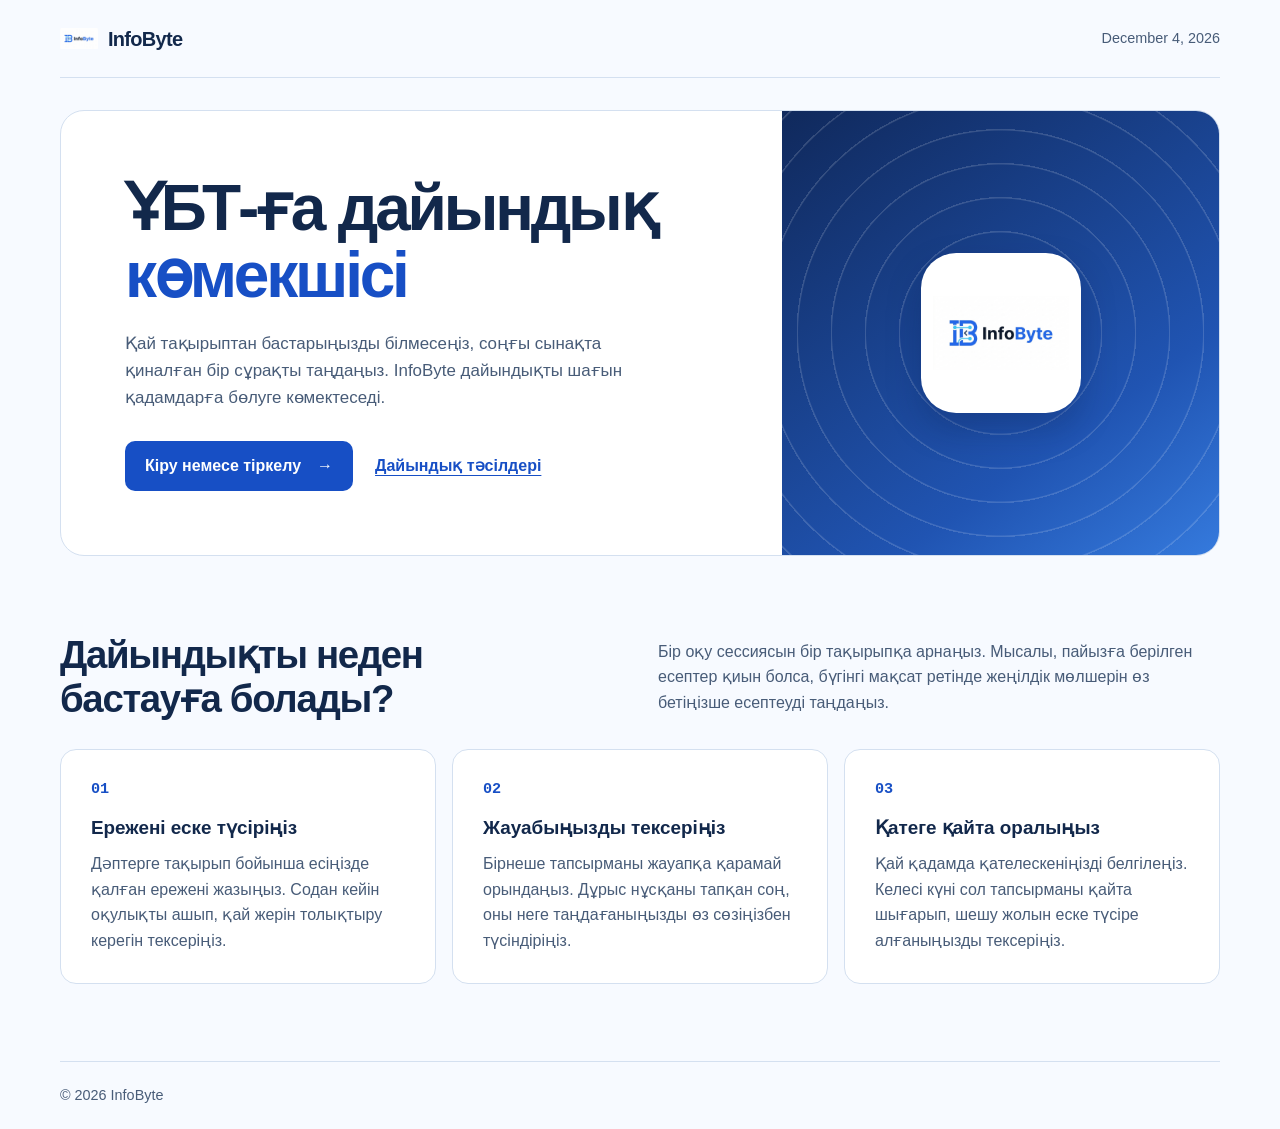
<file: InfoByte/main/Frontend/index.html>
<!doctype html>
<html lang="kk">
<head>
  <meta charset="utf-8">
  <meta name="viewport" content="width=device-width, initial-scale=1">
  <meta name="theme-color" content="#122e68">
  <meta name="description"
        content="ҰБТ-ға дайындықты жоспарлау, тақырыптарды қайталау және қателермен жұмыс істеу тәсілдері.">
  <title>InfoByte — ҰБТ-ға дайындық</title>
  <link rel="stylesheet" href="main.css">
</head>
<body>
  <div class="shell">
    <header class="topbar">
      <a class="brand" href="index.html" aria-label="InfoByte басты беті">
        <img src="logo.jpg" width="38" height="38" alt="">
        <span>InfoByte</span>
      </a>
      <time id="today"></time>
    </header>

    <main>
      <section class="hero" aria-labelledby="welcome">
        <div class="hero-copy">
          <h1 id="welcome">ҰБТ-ға дайындық <span>көмекшісі</span></h1>
          <p class="intro">
            Қай тақырыптан бастарыңызды білмесеңіз, соңғы сынақта қиналған
            бір сұрақты таңдаңыз. InfoByte дайындықты шағын қадамдарға
            бөлуге көмектеседі.
          </p>
          <div class="actions">
            <a class="cta" href="infobyte-auth/login.html">
              Кіру немесе тіркелу <span aria-hidden="true">→</span>
            </a>
            <a class="guide-link" href="#guide">Дайындық тәсілдері</a>
          </div>
        </div>

        <div class="logo-panel" aria-hidden="true">
          <img src="logo.jpg" width="144" height="144" alt="">
        </div>
      </section>

      <section class="guide" id="guide" aria-labelledby="guide-title">
        <div class="section-head">
          <h2 id="guide-title">Дайындықты неден бастауға болады?</h2>
          <p>
            Бір оқу сессиясын бір тақырыпқа арнаңыз. Мысалы, пайызға берілген
            есептер қиын болса, бүгінгі мақсат ретінде жеңілдік мөлшерін өз
            бетіңізше есептеуді таңдаңыз.
          </p>
        </div>

        <ol class="steps">
          <li>
            <h3>Ережені еске түсіріңіз</h3>
            <p>Дәптерге тақырып бойынша есіңізде қалған ережені жазыңыз.
              Содан кейін оқулықты ашып, қай жерін толықтыру керегін тексеріңіз.</p>
          </li>
          <li>
            <h3>Жауабыңызды тексеріңіз</h3>
            <p>Бірнеше тапсырманы жауапқа қарамай орындаңыз. Дұрыс нұсқаны
              тапқан соң, оны неге таңдағаныңызды өз сөзіңізбен түсіндіріңіз.</p>
          </li>
          <li>
            <h3>Қатеге қайта оралыңыз</h3>
            <p>Қай қадамда қателескеніңізді белгілеңіз. Келесі күні сол
              тапсырманы қайта шығарып, шешу жолын еске түсіре алғаныңызды
              тексеріңіз.</p>
          </li>
        </ol>
      </section>
    </main>

    <footer>© <span data-year></span> InfoByte</footer>
  </div>

  <script type="module">
    const now = new Date();
    const today = document.querySelector("#today");
    const month = String(now.getMonth() + 1).padStart(2, "0");
    const day = String(now.getDate()).padStart(2, "0");

    today.dateTime = `${now.getFullYear()}-${month}-${day}`;
    today.textContent = new Intl.DateTimeFormat("kk-KZ", {
      day: "numeric",
      month: "long",
      year: "numeric"
    }).format(now);

    document.querySelector("[data-year]").textContent = now.getFullYear();
  </script>
</body>
</html>
</file>
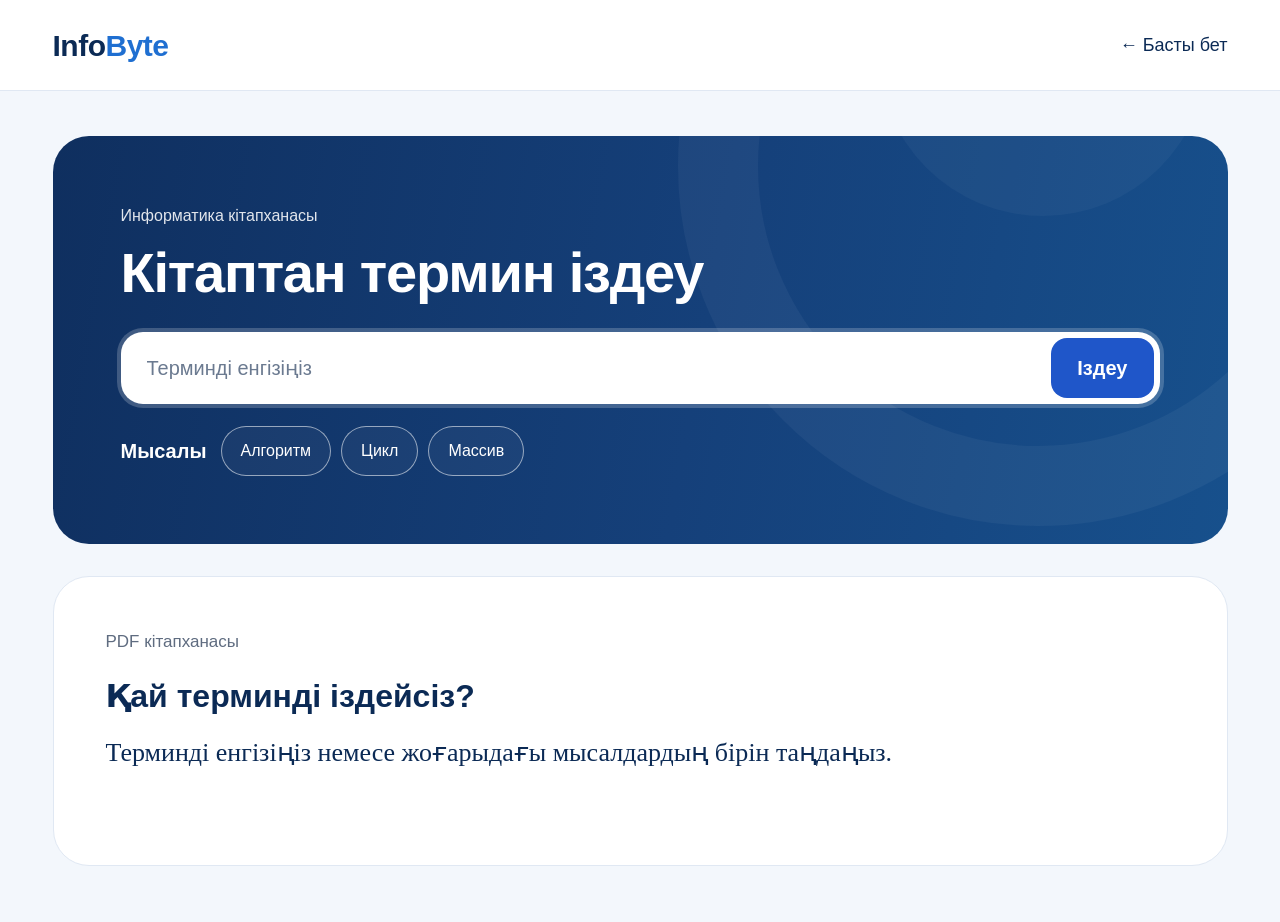
<file: InfoByte/main/Frontend/library.html>
<!DOCTYPE html>
<html lang="kk">
<head>
  <meta charset="utf-8">
  <meta name="viewport" content="width=device-width, initial-scale=1">
  <title>Кітапхана · InfoByte</title>
  <style>
    :root {
      --navy: #0b2a55;
      --navy-deep: #0f2f5f;
      --navy-mid: #17508c;
      --blue: #1f56c9;
      --blue-text: #1f6fd1;
      --page: #f3f7fc;
      --line: #e0e8f3;
      --muted: #5f6c80;
      --sans: "Inter", "Segoe UI", "Helvetica Neue", Roboto, Arial, system-ui, sans-serif;
      --serif: Georgia, "Times New Roman", "Noto Serif", serif;
    }

    * { box-sizing: border-box; }
    [hidden] { display: none !important; }

    html { -webkit-text-size-adjust: 100%; color-scheme: light; }

    body {
      margin: 0;
      background: var(--page);
      color: var(--navy);
      font-family: var(--sans);
      font-size: 16px;
      line-height: 1.5;
    }

    .wrap { width: min(1175px, calc(100% - 32px)); margin-inline: auto; }

    .sr-only {
      position: absolute; width: 1px; height: 1px; margin: -1px; padding: 0;
      overflow: hidden; clip: rect(0, 0, 0, 0); white-space: nowrap; border: 0;
    }

    a:focus-visible, button:focus-visible, input:focus-visible {
      outline: 3px solid #7fb0ff;
      outline-offset: 2px;
    }

    /* Шапка */
    .site { background: #fff; border-bottom: 1px solid var(--line); }
    .site-inner {
      display: flex; align-items: center; justify-content: space-between;
      gap: 16px; min-height: 90px;
    }
    .logo {
      font-size: 30px; font-weight: 800; letter-spacing: -0.5px;
      color: var(--navy); text-decoration: none;
    }
    .logo span { color: var(--blue-text); }
    .home { color: var(--navy); font-size: 18px; font-weight: 500; text-decoration: none; }
    .home:hover { color: var(--blue-text); }

    /* Іздеу блогы */
    .hero {
      position: relative; overflow: hidden;
      margin-top: 45px;
      padding: clamp(24px, 6vw, 68px);
      border-radius: clamp(24px, 4vw, 36px);
      background: linear-gradient(100deg, var(--navy-deep) 0%, #15407a 55%, var(--navy-mid) 100%);
      color: #fff;
    }
    .hero::before, .hero::after {
      content: ""; position: absolute; border-radius: 50%; pointer-events: none;
    }
    .hero::before {
      width: 560px; height: 560px; top: -330px; right: -170px;
      border: 80px solid rgba(255, 255, 255, 0.045);
    }
    .hero::after {
      width: 330px; height: 330px; top: -250px; right: 20px;
      background: rgba(255, 255, 255, 0.035);
    }
    .hero > * { position: relative; z-index: 1; }

    .hero-label { margin: 0 0 14px; font-size: 16px; color: rgba(255, 255, 255, 0.88); }
    .hero h1 {
      margin: 0 0 28px;
      font-size: clamp(32px, 7vw, 56px);
      line-height: 1.1; font-weight: 800; letter-spacing: -1.2px;
    }

    .search {
      display: flex; gap: 8px; padding: 6px;
      border-radius: 22px; background: #fff;
      box-shadow: 0 0 0 4px rgba(255, 255, 255, 0.2);
    }
    .search input {
      flex: 1; min-width: 0; border: 0; background: transparent;
      padding: 0 20px; font: inherit; font-size: 20px; color: var(--navy);
    }
    .search input::placeholder { color: #6b7a90; }
    .search input:focus-visible { outline: none; }
    .search:focus-within { box-shadow: 0 0 0 4px #7fb0ff; }
    .go {
      flex: none; height: 60px; padding: 0 26px;
      border: 0; border-radius: 16px; background: var(--blue); color: #fff;
      font: inherit; font-size: 20px; font-weight: 700; cursor: pointer;
      transition: background-color 0.15s;
    }
    .go:hover { background: #1948b0; }

    .examples { display: flex; flex-wrap: wrap; align-items: center; gap: 10px; margin-top: 22px; }
    .examples-label { margin-right: 4px; font-size: 20px; font-weight: 600; }
    .chip {
      padding: 12px 19px; border: 1.5px solid rgba(255, 255, 255, 0.55); border-radius: 999px;
      background: rgba(255, 255, 255, 0.04); color: #fff;
      font: inherit; font-size: 16px; cursor: pointer;
      transition: background-color 0.15s;
    }
    .chip:hover { background: rgba(255, 255, 255, 0.16); }

    /* Нәтиже картасы */
    .card {
      margin: 32px 0 56px;
      padding: clamp(22px, 5vw, 52px);
      min-height: 290px;
      border: 1px solid var(--line); border-radius: clamp(24px, 4vw, 36px);
      background: #fff;
    }
    .eyebrow { margin: 0; color: var(--muted); font-size: 17px; }
    .card h2 {
      margin: 22px 0 16px;
      font-size: clamp(24px, 4vw, 32px); line-height: 1.25; font-weight: 800;
      overflow-wrap: anywhere;
    }
    .card.is-problem h2 { color: #a12b2b; }

    .notice {
      margin: 0 0 18px; padding: 12px 16px;
      border: 1px solid #efd98f; border-radius: 14px;
      background: #fff7de; color: #5c4400; font-size: 16px;
    }
    .meta { margin: 0 0 16px; color: var(--muted); font-size: 17px; }
    .meta strong { color: var(--navy); }

    #excerpt {
      max-width: 72ch; margin: 0;
      font-family: var(--serif);
      font-size: clamp(19px, 2.6vw, 26px); line-height: 1.6;
      overflow-wrap: anywhere;
    }
    #excerpt mark {
      padding: 0 0.15em; border-radius: 4px;
      background: #ffe27a; color: var(--navy);
    }

    .pager { display: flex; flex-wrap: wrap; align-items: center; gap: 14px; margin-top: 28px; }
    .nav {
      padding: 12px 20px; border: 1.5px solid #c9d7ec; border-radius: 14px;
      background: #fff; color: var(--navy);
      font: inherit; font-size: 17px; font-weight: 600; cursor: pointer;
      transition: background-color 0.15s;
    }
    .nav:hover:not(:disabled) { background: #eef4fd; }
    .nav:disabled { opacity: 0.4; cursor: not-allowed; }
    .position { min-width: 4.5em; text-align: center; font-weight: 700; font-variant-numeric: tabular-nums; }

    @media (max-width: 520px) {
      .site-inner { min-height: 70px; }
      .logo { font-size: 26px; }
      .home { font-size: 16px; }
      .hero { margin-top: 24px; }
      .search { flex-direction: column; }
      .search input { flex: none; height: 56px; font-size: 18px; }
      .go { width: 100%; height: 54px; }
      .examples-label { width: 100%; font-size: 18px; }
      .card { margin: 20px 0 40px; min-height: 0; }
      .pager { flex-wrap: nowrap; justify-content: space-between; gap: 8px; }
      .nav { padding: 12px 14px; font-size: 16px; }
      .position { min-width: 0; }
    }

    @media (prefers-reduced-motion: reduce) {
      * { transition: none !important; }
    }
  </style>
</head>
<body>
  <header class="site">
    <div class="wrap site-inner">
      <a class="logo" href="welcome.html" aria-label="InfoByte">Info<span>Byte</span></a>
      <a class="home" id="home" href="welcome.html">← Басты бет</a>
    </div>
  </header>

  <main class="wrap">
    <section class="hero">
      <p class="hero-label">Информатика кітапханасы</p>
      <h1>Кітаптан термин іздеу</h1>

      <form id="search" class="search" role="search" autocomplete="off">
        <label class="sr-only" for="term">Термин</label>
        <input id="term" name="q" type="text" inputmode="search" enterkeyhint="search"
               maxlength="120" placeholder="Терминді енгізіңіз">
        <button class="go" type="submit">Іздеу</button>
      </form>

      <div class="examples">
        <span class="examples-label">Мысалы</span>
        <button class="chip" type="button" data-term="Алгоритм">Алгоритм</button>
        <button class="chip" type="button" data-term="Цикл">Цикл</button>
        <button class="chip" type="button" data-term="Массив">Массив</button>
      </div>
    </section>

    <section id="result" class="card" aria-live="polite" aria-busy="false">
      <p class="eyebrow">PDF кітапханасы</p>
      <h2 id="heading">Қай терминді іздейсіз?</h2>
      <p id="notice" class="notice" role="status" hidden></p>
      <p id="meta" class="meta" hidden>PDF беті: <strong id="page"></strong></p>
      <p id="excerpt">Терминді енгізіңіз немесе жоғарыдағы мысалдардың бірін таңдаңыз.</p>
      <div id="pager" class="pager" hidden>
        <button id="prev" class="nav" type="button">← Алдыңғы</button>
        <span id="position" class="position">1 / 1</span>
        <button id="next" class="nav" type="button">Келесі →</button>
      </div>
    </section>
  </main>

  <script>
    (function () {
      "use strict";

      // ---- Жобаға байланысты баптаулар --------------------------------------
      // Негізгі жобаның нақты мәніне қарай осы жерді тексеріңіз.
      var CONFIG = {
        apiUrl: "/api/books/search",   // API адресі
        loginUrl: "login.html",        // 401 болғанда ашылатын кіру беті
        tokenStorageKey: "token",      // Токен localStorage-та сақталса, оның кілті. Cookie-сессия болса, өзгертпеңіз
        maxTermLength: 120
      };

      // library.py (pdf_search.py) қайтаратын notice мәтіндерінің басы.
      var EMPTY_PREFIX = "Кітапхана бос";
      var UNREADABLE_PREFIX = "Кітаптың мәтінін оқу мүмкін болмады";
      var NOT_FOUND_PREFIX = "Термин табылмады";

      var IDLE_TITLE = "Қай терминді іздейсіз?";
      var IDLE_TEXT = "Терминді енгізіңіз немесе жоғарыдағы мысалдардың бірін таңдаңыз.";

      // ---- Элементтер -------------------------------------------------------
      var form = document.getElementById("search");
      var input = document.getElementById("term");
      var card = document.getElementById("result");
      var heading = document.getElementById("heading");
      var notice = document.getElementById("notice");
      var meta = document.getElementById("meta");
      var pageNumber = document.getElementById("page");
      var excerpt = document.getElementById("excerpt");
      var pager = document.getElementById("pager");
      var position = document.getElementById("position");
      var prevButton = document.getElementById("prev");
      var nextButton = document.getElementById("next");

      // ---- Күй --------------------------------------------------------------
      var results = [];
      var index = 0;
      var requestId = 0;     // ең соңғы сұраудың нөмірі: ескі жауап жаңасын алмастырмайды
      var controller = null; // ескі сұрауды тоқтату үшін

      // ---- Көрсету ----------------------------------------------------------
      function setBusy(value) {
        card.setAttribute("aria-busy", value ? "true" : "false");
      }

      function showStatus(title, text, isProblem) {
        results = [];
        index = 0;
        card.classList.toggle("is-problem", Boolean(isProblem));
        heading.textContent = title;
        notice.textContent = "";
        notice.hidden = true;
        meta.hidden = true;
        pager.hidden = true;
        excerpt.replaceChildren(document.createTextNode(text));
      }

      function showNotice(text) {
        notice.textContent = text;
        notice.hidden = !text;
      }

      function renderResult() {
        var item = results[index];
        card.classList.remove("is-problem");
        heading.textContent = item.book;
        pageNumber.textContent = String(item.page);
        meta.hidden = false;

        var parts = [document.createTextNode(item.before)];
        if (item.match) {
          var mark = document.createElement("mark");
          mark.textContent = item.match;
          parts.push(mark);
        }
        parts.push(document.createTextNode(item.after));
        excerpt.replaceChildren.apply(excerpt, parts);

        position.textContent = (index + 1) + " / " + results.length;
        prevButton.disabled = index === 0;
        nextButton.disabled = index === results.length - 1;
        pager.hidden = false;
      }

      function go(step) {
        var target = index + step;
        if (target < 0 || target >= results.length) { return; }
        index = target;
        renderResult();
      }

      // ---- Жауапты өңдеу ----------------------------------------------------
      function cleanResults(list) {
        return list
          .filter(function (item) {
            return item && typeof item === "object" && Number.isFinite(Number(item.page));
          })
          .map(function (item) {
            return {
              book: String(item.book == null ? "" : item.book),
              page: Number(item.page),
              before: String(item.before == null ? "" : item.before),
              match: String(item.match == null ? "" : item.match),
              after: String(item.after == null ? "" : item.after)
            };
          });
      }

      function showEmpty(term, serverNotice) {
        var title = NOT_FOUND_PREFIX;
        if (serverNotice.indexOf(EMPTY_PREFIX) === 0) {
          title = EMPTY_PREFIX;
        } else if (serverNotice.indexOf(UNREADABLE_PREFIX) === 0) {
          title = UNREADABLE_PREFIX;
        }
        var detail = serverNotice;
        if (detail.indexOf(title) === 0) {
          detail = detail.slice(title.length).replace(/^[\s.:;,\-–—]+/, "");
        }
        if (!detail && title === NOT_FOUND_PREFIX) {
          detail = "«" + term + "» термині кітаптардан табылмады. " +
                   "Жазылуын тексеріңіз немесе басқа сөзбен іздеп көріңіз.";
        }
        showStatus(title, detail, title !== NOT_FOUND_PREFIX);
      }

      function authHeaders() {
        var headers = { Accept: "application/json" };
        try {
          var token = window.localStorage.getItem(CONFIG.tokenStorageKey);
          if (token) { headers.Authorization = "Bearer " + token; }
        } catch (error) { /* localStorage қолжетімсіз болуы мүмкін */ }
        return headers;
      }

      function redirectToLogin() {
        var next = window.location.pathname + window.location.search;
        window.location.replace(CONFIG.loginUrl + "?next=" + encodeURIComponent(next));
      }

      function rememberTerm(term) {
        try {
          var url = new URL(window.location.href);
          url.searchParams.set("q", term);
          window.history.replaceState(null, "", url.toString());
        } catch (error) { /* file:// сияқты ортада адрес жолын өзгерту мүмкін болмауы мүмкін */ }
      }

      // ---- Іздеу ------------------------------------------------------------
      async function search() {
        var term = input.value.replace(/\s+/g, " ").trim();
        var id = ++requestId;                     // кез келген жаңа әрекет ескі сұрауды жарамсыз етеді
        if (controller) { controller.abort(); }
        controller = null;

        if (!term) {
          setBusy(false);
          showStatus(IDLE_TITLE, "Іздеу үшін терминді енгізіңіз.", false);
          input.focus();
          return;
        }
        if (term.length > CONFIG.maxTermLength) {
          setBusy(false);
          showStatus("Термин тым ұзын", "Термин " + CONFIG.maxTermLength + " таңбадан аспауы керек.", true);
          return;
        }

        rememberTerm(term);
        setBusy(true);
        showStatus("Ізделуде…", "«" + term + "» термині кітаптардан ізделуде.", false);

        controller = typeof AbortController === "function" ? new AbortController() : null;
        var response;
        try {
          response = await fetch(CONFIG.apiUrl + "?q=" + encodeURIComponent(term), {
            headers: authHeaders(),
            credentials: "same-origin",
            signal: controller ? controller.signal : undefined
          });
        } catch (error) {
          if (id !== requestId || (error && error.name === "AbortError")) { return; }
          setBusy(false);
          showStatus("Серверге қосылу мүмкін болмады",
                     "Интернет байланысын және сервердің қосулы екенін тексеріп, қайта көріңіз.", true);
          return;
        }
        if (id !== requestId) { return; }

        if (response.status === 401) {
          redirectToLogin();
          return;
        }

        var data = null;
        try {
          data = await response.json();
        } catch (error) {
          data = null;
        }
        if (id !== requestId) { return; }
        setBusy(false);

        if (!response.ok) {
          if (response.status >= 500) {
            showStatus("Сервер қатесі",
                       "Сервер сұранысты орындай алмады. Біраздан кейін қайталап көріңіз.", true);
          } else if (response.status === 404) {
            showStatus("Іздеу қызметі табылмады",
                       "Кітапхана қызметі серверде қосылмаған (404).", true);
          } else {
            var detail = data && typeof data.detail === "string"
              ? data.detail : "Сұранысты тексеріп, қайта көріңіз.";
            showStatus("Іздеу орындалмады", detail, true);
          }
          return;
        }

        if (!data || !Array.isArray(data.results)) {
          showStatus("Күтпеген жауап", "Сервер жауабын оқу мүмкін болмады.", true);
          return;
        }

        var serverNotice = typeof data.notice === "string" ? data.notice : "";
        results = cleanResults(data.results);
        index = 0;                                 // жаңа іздеу әрқашан бірінші нәтижеден басталады

        if (results.length === 0) {
          showEmpty(term, serverNotice);
          return;
        }
        renderResult();
        showNotice(serverNotice);                  // бір кітап оқылмаса да, үзінді көрсетіледі
      }

      // ---- Оқиғалар ---------------------------------------------------------
      form.addEventListener("submit", function (event) {
        event.preventDefault();
        search();
      });

      Array.prototype.forEach.call(document.querySelectorAll(".chip"), function (chip) {
        chip.addEventListener("click", function () {
          input.value = chip.getAttribute("data-term") || "";
          search();
        });
      });

      prevButton.addEventListener("click", function () { go(-1); });
      nextButton.addEventListener("click", function () { go(1); });

      document.addEventListener("keydown", function (event) {
        if (event.target === input || event.altKey || event.ctrlKey || event.metaKey) { return; }
        if (event.key === "ArrowLeft") { go(-1); }
        if (event.key === "ArrowRight") { go(1); }
      });

      // welcome.html: library.html?q=термин
      var initial = new URLSearchParams(window.location.search).get("q");
      if (initial && initial.trim()) {
        input.value = initial.trim();
        search();
      }
    })();
  </script>
</body>
</html>
</file>
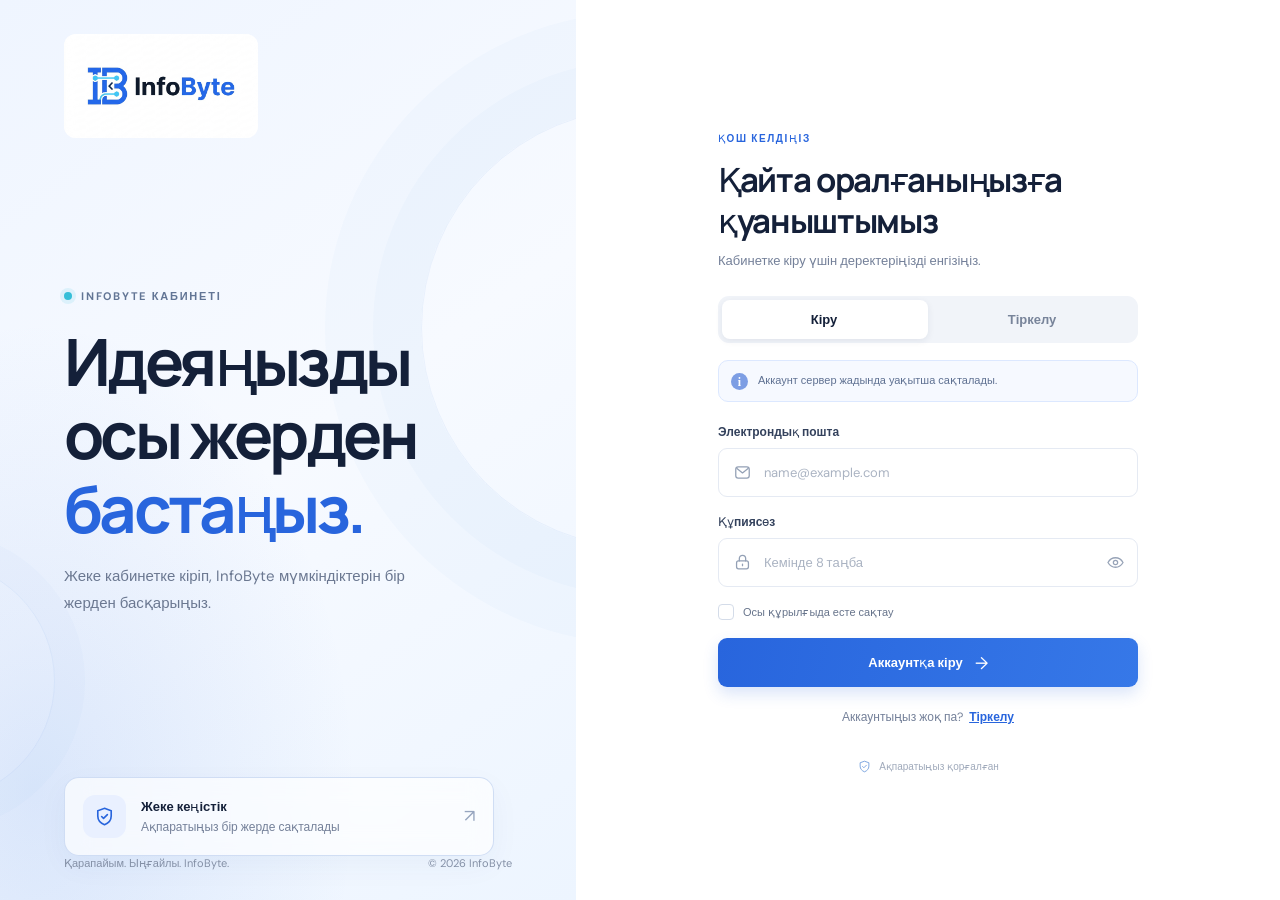
<file: InfoByte/main/Frontend/infobyte-auth/login.html>
<!doctype html>
<html lang="kk">
  <head>
    <meta charset="utf-8" />
    <meta name="viewport" content="width=device-width, initial-scale=1" />
    <meta name="theme-color" content="#f5f8ff" />
    <meta name="description" content="InfoByte — аккаунтқа кіру және тіркелу." />
    <title>InfoByte — аккаунтқа кіру!!!</title>
    <link rel="preconnect" href="https://fonts.googleapis.com" />
    <link rel="preconnect" href="https://fonts.gstatic.com" crossorigin />
    <link href="https://fonts.googleapis.com/css2?family=DM+Sans:wght@400;500;600;700&family=Manrope:wght@400;500;600;700;800&display=swap" rel="stylesheet" />
    <link rel="stylesheet" href="login.css" />
    <script defer src="api.js"></script><script src="login.js" defer></script>
  </head>
  <body>
    <main class="page-shell">
      <section class="welcome-panel" aria-label="InfoByte туралы">
        <a class="brand" href="login.html" aria-label="InfoByte басты беті">
          <img src="logo.jpg" alt="InfoByte логотипі" />
        </a>

        <div class="welcome-copy">
          <span class="eyebrow"><span class="live-dot"></span> INFOBYTE КАБИНЕТІ</span>
          <h1>Идеяңызды<br />осы жерден <span>бастаңыз.</span></h1>
          <p>Жеке кабинетке кіріп, InfoByte мүмкіндіктерін бір жерден басқарыңыз.</p>
        </div>

        <div class="feature-card">
          <div class="feature-icon" aria-hidden="true">
            <svg viewBox="0 0 24 24" fill="none"><path d="M12 3.5 19 6v5.4c0 4.4-2.8 7.4-7 9.1-4.2-1.7-7-4.7-7-9.1V6l7-2.5Z" stroke="currentColor" stroke-width="1.7"/><path d="m9 12 2 2 4-4" stroke="currentColor" stroke-width="1.7" stroke-linecap="round" stroke-linejoin="round"/></svg>
          </div>
          <div><strong>Жеке кеңістік</strong><span>Ақпаратыңыз бір жерде сақталады</span></div>
          <span class="feature-arrow" aria-hidden="true">↗</span>
        </div>

        <div class="panel-footer"><span>Қарапайым. Ыңғайлы. InfoByte.</span><span>© 2026 InfoByte</span></div>
        <div class="orb orb-one" aria-hidden="true"></div>
        <div class="orb orb-two" aria-hidden="true"></div>
      </section>

      <section class="form-panel" aria-label="Аккаунт формасы">
        <div class="form-wrap">
          <div class="mobile-brand"><img src="logo.jpg" alt="InfoByte логотипі" /></div>
          <div class="form-heading">
            <span class="eyebrow form-eyebrow">ҚОШ КЕЛДІҢІЗ</span>
            <h2 id="form-title">Қайта оралғаныңызға қуаныштымыз</h2>
            <p id="form-subtitle">Кабинетке кіру үшін деректеріңізді енгізіңіз.</p>
          </div>

          <nav class="mode-switch" aria-label="Аккаунт беттері">
            <a class="mode-button is-active" href="login.html" aria-current="page">Кіру</a>
            <a class="mode-button" href="register.html">Тіркелу</a>
            <span class="switch-indicator" aria-hidden="true"></span>
          </nav>

          <div class="notice" id="demo-notice" role="note">
            <span class="notice-icon" aria-hidden="true">i</span>
            <span>Аккаунт сервер жадында уақытша сақталады.</span>
          </div>

          <form id="auth-form" novalidate>


            <div class="field-group">
              <label for="email">Электрондық пошта</label>
              <div class="input-wrap">
                <svg viewBox="0 0 24 24" fill="none" aria-hidden="true"><rect x="3.5" y="5" width="17" height="14" rx="3" stroke="currentColor" stroke-width="1.6"/><path d="m5 7 7 5.5L19 7" stroke="currentColor" stroke-width="1.6" stroke-linecap="round" stroke-linejoin="round"/></svg>
                <input id="email" name="email" type="email" autocomplete="email" placeholder="name@example.com" required />
              </div>
              <small class="field-error" id="email-error"></small>
            </div>

            <div class="field-group">
              <div class="label-row"><label for="password">Құпиясөз</label></div>
              <div class="input-wrap">
                <svg viewBox="0 0 24 24" fill="none" aria-hidden="true"><rect x="4.5" y="10" width="15" height="10" rx="2.5" stroke="currentColor" stroke-width="1.6"/><path d="M8 10V7a4 4 0 0 1 8 0v3" stroke="currentColor" stroke-width="1.6" stroke-linecap="round"/><path d="M12 14v2" stroke="currentColor" stroke-width="1.6" stroke-linecap="round"/></svg>
                <input id="password" name="password" type="password" autocomplete="current-password" placeholder="Кемінде 8 таңба" minlength="8" required />
                <button class="password-toggle" type="button" aria-label="Құпиясөзді көрсету" aria-pressed="false"><svg viewBox="0 0 24 24" fill="none" aria-hidden="true"><path d="M2.5 12s3.4-6 9.5-6 9.5 6 9.5 6-3.4 6-9.5 6-9.5-6-9.5-6Z" stroke="currentColor" stroke-width="1.6"/><circle cx="12" cy="12" r="2.7" stroke="currentColor" stroke-width="1.6"/></svg></button>
              </div>
              <small class="field-error" id="password-error"></small>
            </div>


            <label class="remember-row" id="remember-row"><input id="remember" type="checkbox" /><span class="custom-checkbox" aria-hidden="true"></span><span>Осы құрылғыда есте сақтау</span></label>
            <button class="submit-button" type="submit"><span id="submit-label">Аккаунтқа кіру</span><span class="button-arrow" aria-hidden="true">→</span></button>
            <p class="form-status" id="form-status" role="status" aria-live="polite"></p>
          </form>

          <p class="switch-prompt">Аккаунтыңыз жоқ па? <a class="text-button inline-switch" href="register.html">Тіркелу</a></p>
          <div class="security-note"><svg viewBox="0 0 24 24" fill="none" aria-hidden="true"><path d="M12 3.5 19 6v5.4c0 4.4-2.8 7.4-7 9.1-4.2-1.7-7-4.7-7-9.1V6l7-2.5Z" stroke="currentColor" stroke-width="1.5"/><path d="m9 12 2 2 4-4" stroke="currentColor" stroke-width="1.5" stroke-linecap="round" stroke-linejoin="round"/></svg> <span>Ақпаратыңыз қорғалған</span></div>
        </div>
      </section>
    </main>
  </body>
</html>
</file>
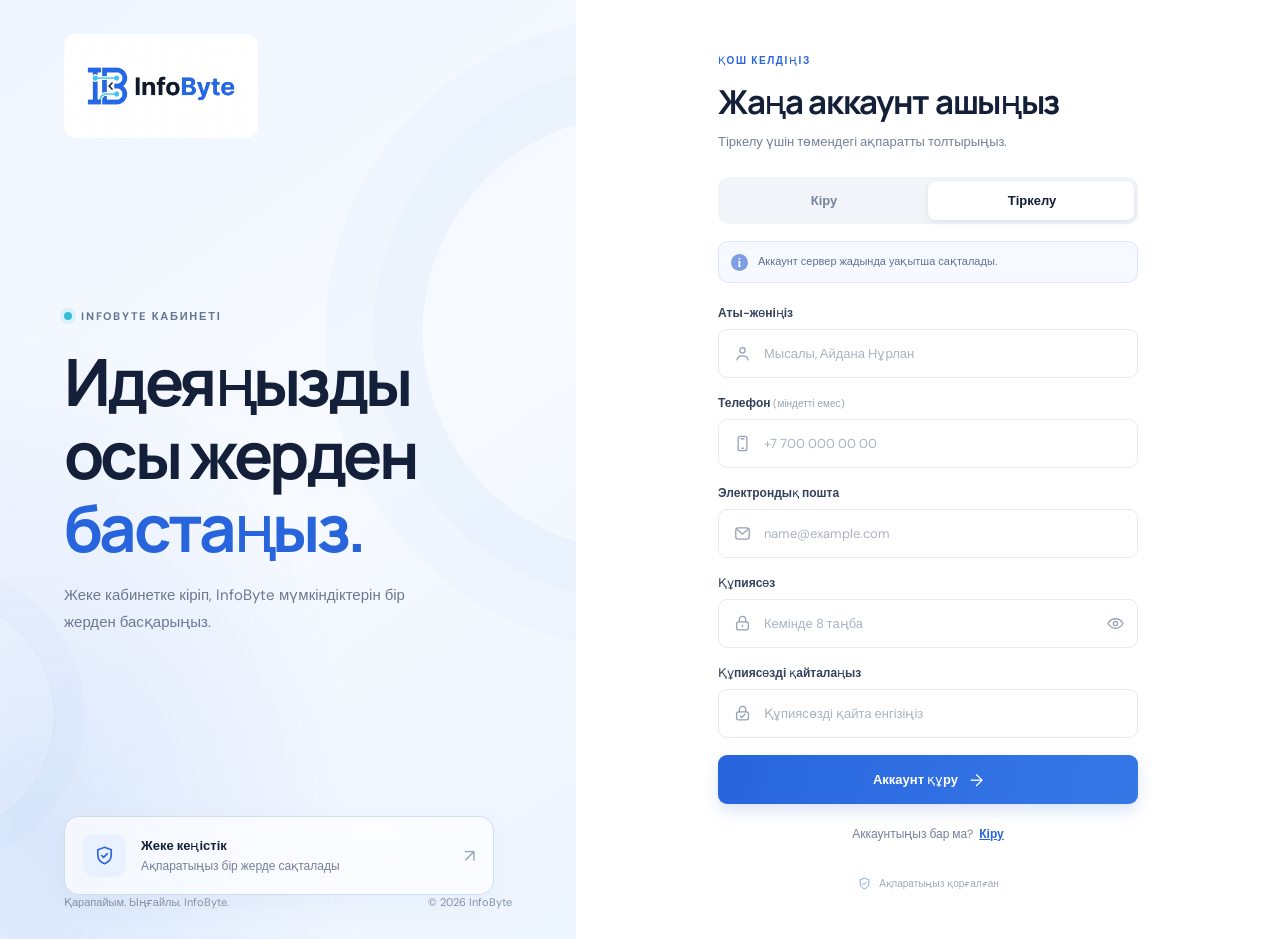
<file: InfoByte/main/Frontend/infobyte-auth/register.html>
<!doctype html>
<html lang="kk">
  <head>
    <meta charset="utf-8" />
    <meta name="viewport" content="width=device-width, initial-scale=1" />
    <meta name="theme-color" content="#f5f8ff" />
    <meta name="description" content="InfoByte — аккаунтқа кіру және тіркелу." />
    <title>InfoByte — тіркелу</title>
    <link rel="preconnect" href="https://fonts.googleapis.com" />
    <link rel="preconnect" href="https://fonts.gstatic.com" crossorigin />
    <link href="https://fonts.googleapis.com/css2?family=DM+Sans:wght@400;500;600;700&family=Manrope:wght@400;500;600;700;800&display=swap" rel="stylesheet" />
    <link rel="stylesheet" href="register.css" />
    <script defer src="api.js"></script><script src="register.js" defer></script>
  </head>
  <body>
    <main class="page-shell">
      <section class="welcome-panel" aria-label="InfoByte туралы">
        <a class="brand" href="login.html" aria-label="InfoByte басты беті">
          <img src="logo.jpg" alt="InfoByte логотипі" />
        </a>

        <div class="welcome-copy">
          <span class="eyebrow"><span class="live-dot"></span> INFOBYTE КАБИНЕТІ</span>
          <h1>Идеяңызды<br />осы жерден <span>бастаңыз.</span></h1>
          <p>Жеке кабинетке кіріп, InfoByte мүмкіндіктерін бір жерден басқарыңыз.</p>
        </div>

        <div class="feature-card">
          <div class="feature-icon" aria-hidden="true">
            <svg viewBox="0 0 24 24" fill="none"><path d="M12 3.5 19 6v5.4c0 4.4-2.8 7.4-7 9.1-4.2-1.7-7-4.7-7-9.1V6l7-2.5Z" stroke="currentColor" stroke-width="1.7"/><path d="m9 12 2 2 4-4" stroke="currentColor" stroke-width="1.7" stroke-linecap="round" stroke-linejoin="round"/></svg>
          </div>
          <div><strong>Жеке кеңістік</strong><span>Ақпаратыңыз бір жерде сақталады</span></div>
          <span class="feature-arrow" aria-hidden="true">↗</span>
        </div>

        <div class="panel-footer"><span>Қарапайым. Ыңғайлы. InfoByte.</span><span>© 2026 InfoByte</span></div>
        <div class="orb orb-one" aria-hidden="true"></div>
        <div class="orb orb-two" aria-hidden="true"></div>
      </section>

      <section class="form-panel" aria-label="Аккаунт формасы">
        <div class="form-wrap">
          <div class="mobile-brand"><img src="logo.jpg" alt="InfoByte логотипі" /></div>
          <div class="form-heading">
            <span class="eyebrow form-eyebrow">ҚОШ КЕЛДІҢІЗ</span>
            <h2 id="form-title">Жаңа аккаунт ашыңыз</h2>
            <p id="form-subtitle">Тіркелу үшін төмендегі ақпаратты толтырыңыз.</p>
          </div>

          <nav class="mode-switch is-register" aria-label="Аккаунт беттері">
            <a class="mode-button" href="login.html">Кіру</a>
            <a class="mode-button is-active" href="register.html" aria-current="page">Тіркелу</a>
            <span class="switch-indicator" aria-hidden="true"></span>
          </nav>

          <div class="notice" id="demo-notice" role="note">
            <span class="notice-icon" aria-hidden="true">i</span>
            <span>Аккаунт сервер жадында уақытша сақталады.</span>
          </div>

          <form id="auth-form" novalidate>
            <div class="field-group" id="name-field">
              <label for="full-name">Аты-жөніңіз</label>
              <div class="input-wrap">
                <svg viewBox="0 0 24 24" fill="none" aria-hidden="true"><circle cx="12" cy="8" r="3.4" stroke="currentColor" stroke-width="1.6"/><path d="M5 20c.6-3.1 3.1-5 7-5s6.4 1.9 7 5" stroke="currentColor" stroke-width="1.6" stroke-linecap="round"/></svg>
                <input id="full-name" name="fullName" type="text" autocomplete="name" placeholder="Мысалы, Айдана Нұрлан" minlength="2" required />
              </div>
              <small class="field-error" id="name-error"></small>
            </div>

            <div class="field-group" id="phone-field">
              <label for="phone">Телефон <span class="optional-label">(міндетті емес)</span></label>
              <div class="input-wrap">
                <svg viewBox="0 0 24 24" fill="none" aria-hidden="true"><rect x="6.5" y="3" width="11" height="18" rx="2.5" stroke="currentColor" stroke-width="1.6"/><path d="M10 6h4M11 18h2" stroke="currentColor" stroke-width="1.6" stroke-linecap="round"/></svg>
                <input id="phone" name="phone" type="tel" autocomplete="tel" placeholder="+7 700 000 00 00" />
              </div>
            </div>

            <div class="field-group">
              <label for="email">Электрондық пошта</label>
              <div class="input-wrap">
                <svg viewBox="0 0 24 24" fill="none" aria-hidden="true"><rect x="3.5" y="5" width="17" height="14" rx="3" stroke="currentColor" stroke-width="1.6"/><path d="m5 7 7 5.5L19 7" stroke="currentColor" stroke-width="1.6" stroke-linecap="round" stroke-linejoin="round"/></svg>
                <input id="email" name="email" type="email" autocomplete="email" placeholder="name@example.com" required />
              </div>
              <small class="field-error" id="email-error"></small>
            </div>

            <div class="field-group">
              <div class="label-row"><label for="password">Құпиясөз</label></div>
              <div class="input-wrap">
                <svg viewBox="0 0 24 24" fill="none" aria-hidden="true"><rect x="4.5" y="10" width="15" height="10" rx="2.5" stroke="currentColor" stroke-width="1.6"/><path d="M8 10V7a4 4 0 0 1 8 0v3" stroke="currentColor" stroke-width="1.6" stroke-linecap="round"/><path d="M12 14v2" stroke="currentColor" stroke-width="1.6" stroke-linecap="round"/></svg>
                <input id="password" name="password" type="password" autocomplete="new-password" placeholder="Кемінде 8 таңба" minlength="8" required />
                <button class="password-toggle" type="button" aria-label="Құпиясөзді көрсету" aria-pressed="false"><svg viewBox="0 0 24 24" fill="none" aria-hidden="true"><path d="M2.5 12s3.4-6 9.5-6 9.5 6 9.5 6-3.4 6-9.5 6-9.5-6-9.5-6Z" stroke="currentColor" stroke-width="1.6"/><circle cx="12" cy="12" r="2.7" stroke="currentColor" stroke-width="1.6"/></svg></button>
              </div>
              <small class="field-error" id="password-error"></small>
            </div>

            <div class="field-group" id="confirm-field">
              <label for="confirm-password">Құпиясөзді қайталаңыз</label>
              <div class="input-wrap">
                <svg viewBox="0 0 24 24" fill="none" aria-hidden="true"><rect x="4.5" y="10" width="15" height="10" rx="2.5" stroke="currentColor" stroke-width="1.6"/><path d="M8 10V7a4 4 0 0 1 8 0v3" stroke="currentColor" stroke-width="1.6" stroke-linecap="round"/><path d="m9 15 2 2 4-4" stroke="currentColor" stroke-width="1.6" stroke-linecap="round" stroke-linejoin="round"/></svg>
                <input id="confirm-password" name="confirmPassword" type="password" autocomplete="new-password" placeholder="Құпиясөзді қайта енгізіңіз" minlength="8" required />
              </div>
              <small class="field-error" id="confirm-error"></small>
            </div>

<button class="submit-button" type="submit"><span id="submit-label">Аккаунт құру</span><span class="button-arrow" aria-hidden="true">→</span></button>
            <p class="form-status" id="form-status" role="status" aria-live="polite"></p>
          </form>

          <p class="switch-prompt">Аккаунтыңыз бар ма? <a class="text-button inline-switch" href="login.html">Кіру</a></p>
          <div class="security-note"><svg viewBox="0 0 24 24" fill="none" aria-hidden="true"><path d="M12 3.5 19 6v5.4c0 4.4-2.8 7.4-7 9.1-4.2-1.7-7-4.7-7-9.1V6l7-2.5Z" stroke="currentColor" stroke-width="1.5"/><path d="m9 12 2 2 4-4" stroke="currentColor" stroke-width="1.5" stroke-linecap="round" stroke-linejoin="round"/></svg> <span>Ақпаратыңыз қорғалған</span></div>
        </div>
      </section>
    </main>
  </body>
</html>
</file>
<file: InfoByte/main/Frontend/main.css>
:root {
  color-scheme: light;
  --ink: #12284b;
  --muted: #485c78;
  --blue: #174fc5;
  --line: #d4e0f0;
  --paper: #f7faff;
}

* {
  box-sizing: border-box;
}

body {
  margin: 0;
  background: var(--paper);
  color: var(--ink);
  font-family: "Segoe UI", Arial, sans-serif;
  line-height: 1.6;
}

h1, h2, h3, p {
  margin: 0;
}

.shell {
  width: min(1160px, calc(100% - 40px));
  margin-inline: auto;
}

.topbar, .brand, .actions, .cta {
  display: flex;
  align-items: center;
}

.topbar {
  min-height: 78px;
  justify-content: space-between;
  gap: 16px;
  border-bottom: 1px solid var(--line);
}

.brand {
  gap: 10px;
  color: var(--ink);
  font-size: 1.25rem;
  font-weight: 750;
  letter-spacing: -.035em;
  text-decoration: none;
}

.brand img {
  object-fit: contain;
  border-radius: 10px;
}

#today, footer {
  color: var(--muted);
  font-size: .9rem;
}

.hero {
  display: grid;
  grid-template-columns: minmax(0, 1.65fr) minmax(0, 1fr);
  margin-top: 32px;
  overflow: hidden;
  border: 1px solid var(--line);
  border-radius: 24px;
  background: white;
}

.hero-copy {
  padding: clamp(28px, 5vw, 68px);
  align-self: center;
}

h1 {
  font-size: clamp(2.25rem, 5vw, 4.5rem);
  line-height: 1.04;
  letter-spacing: -.05em;
}

h1 span {
  display: block;
  color: var(--blue);
}

.intro {
  max-width: 54ch;
  margin-block: 22px 30px;
  color: var(--muted);
  font-size: 1.06rem;
}

.actions {
  flex-wrap: wrap;
  gap: 12px 22px;
}

.cta {
  justify-content: center;
  gap: 16px;
  padding: 12px 20px;
  border-radius: 10px;
  background: var(--blue);
  color: white;
  font-weight: 650;
  text-decoration: none;
}

.cta:hover {
  background: #103c9c;
}

.guide-link {
  padding-block: 10px;
  color: var(--blue);
  font-weight: 600;
  text-underline-offset: 4px;
}

a:focus-visible {
  outline: 3px solid #2778eb;
  outline-offset: 4px;
}

.logo-panel {
  display: grid;
  place-items: center;
  padding: 30px;
  background:
    repeating-radial-gradient(
      circle at center,
      transparent 0 32px,
      rgb(255 255 255 / 15%) 33px 34px
    ),
    linear-gradient(145deg, #10295c, #2054b2 70%, #357add);
}

.logo-panel img {
  width: clamp(100px, 13vw, 160px);
  height: auto;
  aspect-ratio: 1;
  padding: 12px;
  object-fit: contain;
  border-radius: 22%;
  background: white;
  box-shadow: 0 16px 34px rgb(6 24 66 / 25%);
}

.guide {
  margin-block: clamp(44px, 6vw, 80px);
  scroll-margin-top: 24px;
}

.section-head {
  display: grid;
  grid-template-columns: 1fr 1fr;
  align-items: center;
  gap: 36px;
  margin-bottom: 28px;
}

h2 {
  max-width: 23ch;
  font-size: clamp(1.75rem, 3vw, 2.6rem);
  line-height: 1.15;
  letter-spacing: -.035em;
}

.section-head p, .steps p {
  color: var(--muted);
}

.steps {
  display: grid;
  grid-template-columns: repeat(3, minmax(0, 1fr));
  gap: 16px;
  padding: 0;
  margin: 0;
  list-style: none;
  counter-reset: step;
}

.steps li {
  counter-increment: step;
  padding: clamp(20px, 2.4vw, 30px);
  border: 1px solid var(--line);
  border-radius: 16px;
  background: white;
}

.steps li::before {
  display: block;
  margin-bottom: 18px;
  content: counter(step, decimal-leading-zero);
  color: var(--blue);
  font: 600 .95rem/1.2 ui-monospace, monospace;
}

.steps h3 {
  margin-bottom: 10px;
  font-size: 1.18rem;
  line-height: 1.3;
}

footer {
  padding-block: 22px;
  border-top: 1px solid var(--line);
}

@media (max-width: 760px) {
  .shell {
    width: calc(100% - 28px);
  }

  .topbar {
    min-height: 64px;
  }

  .hero, .section-head, .steps {
    grid-template-columns: 1fr;
  }

  .hero {
    margin-top: 20px;
  }

  .logo-panel {
    min-height: 150px;
    padding: 20px;
  }

  .section-head {
    gap: 14px;
  }

  .steps li::before {
    margin-bottom: 10px;
  }
}
</file>
<file: InfoByte/main/Frontend/infobyte-auth/login.css>
:root {
  color-scheme: light;
  --ink: #142039;
  --muted: #748099;
  --line: #e5eaf3;
  --blue: #2865dd;
  --blue-deep: #1e51bd;
  --cyan: #35bed8;
  --panel: #f2f6ff;
  font-family: "DM Sans", Arial, sans-serif;
  font-synthesis: none;
  text-rendering: optimizeLegibility;
}

* { box-sizing: border-box; }
body { margin: 0; min-width: 320px; min-height: 100vh; color: var(--ink); background: #fff; }
button, input { font: inherit; }
button { cursor: pointer; }
.page-shell { display: grid; grid-template-columns: minmax(360px, 0.9fr) minmax(520px, 1.1fr); min-height: 100vh; }

.welcome-panel { position: relative; display: flex; flex-direction: column; overflow: hidden; min-height: 100vh; padding: 34px clamp(30px, 5vw, 76px) 30px; background: radial-gradient(ellipse at 6% 88%, rgba(58, 119, 227, .14), transparent 42%), linear-gradient(145deg, #eff5ff 0%, #f7faff 50%, #edf5ff 100%); }
.brand { position: relative; z-index: 1; display: inline-flex; width: 194px; height: 104px; overflow: hidden; border-radius: 12px; background: #fff; }
.brand img { width: 100%; height: 100%; object-fit: cover; object-position: 50% 37%; }
.welcome-copy { position: relative; z-index: 1; max-width: 530px; margin: auto 0; padding: 52px 0 66px; }
.eyebrow { display: inline-flex; align-items: center; gap: 9px; color: #627595; font-size: 11px; font-weight: 700; letter-spacing: .16em; }
.live-dot { width: 8px; height: 8px; border-radius: 50%; background: var(--cyan); box-shadow: 0 0 0 4px rgba(53, 190, 216, .12); }
.welcome-copy h1 { margin: 20px 0 18px; font-family: Manrope, sans-serif; font-size: clamp(42px, 5.1vw, 69px); line-height: 1.12; letter-spacing: -.055em; font-weight: 700; }
.welcome-copy h1 span { color: var(--blue); }
.welcome-copy p { max-width: 390px; margin: 0; color: #6b7891; font-size: 15px; line-height: 1.8; }
.feature-card { position: relative; z-index: 1; display: flex; align-items: center; gap: 15px; max-width: 430px; padding: 17px 18px; border: 1px solid rgba(198, 214, 242, .8); border-radius: 15px; background: rgba(255,255,255,.68); box-shadow: 0 10px 30px rgba(34,72,134,.045); backdrop-filter: blur(12px); }
.feature-icon { display: grid; width: 43px; height: 43px; flex: 0 0 auto; place-items: center; border-radius: 12px; color: var(--blue); background: #e9f0ff; }
.feature-icon svg { width: 23px; height: 23px; }
.feature-card strong, .feature-card div:nth-child(2) span { display: block; }
.feature-card strong { margin-bottom: 4px; font-size: 13px; }
.feature-card div:nth-child(2) span { color: var(--muted); font-size: 12px; }
.feature-arrow { margin-left: auto; color: #96a5bf; font-size: 18px; }
.panel-footer { position: relative; z-index: 1; display: flex; justify-content: space-between; gap: 14px; color: #8490a6; font-size: 11px; }
.orb { position: absolute; border: 1px solid rgba(68, 122, 212, .08); border-radius: 50%; pointer-events: none; }
.orb-one { width: 440px; height: 440px; right: -285px; top: 12%; box-shadow: 0 0 0 48px rgba(68, 122, 212, .025), 0 0 0 96px rgba(68, 122, 212, .022); }
.orb-two { width: 240px; height: 240px; left: -185px; bottom: 11%; box-shadow: 0 0 0 30px rgba(68, 122, 212, .025); }

.form-panel { display: grid; min-height: 100vh; place-items: center; padding: 48px clamp(28px, 6vw, 92px); background: #fff; }
.form-wrap { width: min(100%, 420px); }
.mobile-brand { display: none; }
.form-heading { margin-bottom: 25px; }
.form-eyebrow { color: var(--blue); font-size: 10px; }
.form-heading h2 { margin: 12px 0 8px; font-family: Manrope, sans-serif; font-size: clamp(26px, 2.8vw, 33px); line-height: 1.26; letter-spacing: -.04em; }
.form-heading p { margin: 0; color: var(--muted); font-size: 13px; line-height: 1.65; }
.mode-switch { position: relative; display: grid; grid-template-columns: 1fr 1fr; gap: 4px; padding: 4px; margin-bottom: 17px; border-radius: 11px; background: #f1f4f9; }
.mode-button { position: relative; z-index: 1; height: 39px; border: 0; border-radius: 8px; color: #78849a; background: transparent; font-size: 13px; font-weight: 600; transition: color .2s ease; }
.mode-button.is-active { color: var(--ink); }
.switch-indicator { position: absolute; top: 4px; bottom: 4px; left: 4px; width: calc(50% - 4px); border-radius: 8px; background: #fff; box-shadow: 0 2px 7px rgba(22,42,75,.08); transition: transform .24s ease; }
.mode-switch.is-register .switch-indicator { transform: translateX(100%); }
.notice { display: flex; align-items: flex-start; gap: 10px; padding: 11px 12px; margin-bottom: 22px; border: 1px solid #dce8ff; border-radius: 10px; color: #5f7192; background: #f6f9ff; font-size: 11px; line-height: 1.5; }
.notice-icon { display: grid; width: 17px; height: 17px; flex: 0 0 auto; place-items: center; margin-top: 1px; border-radius: 50%; color: #fff; background: #7d9ee4; font-family: Georgia, serif; font-size: 12px; font-weight: 700; }
.field-group { margin-bottom: 17px; }
.field-group[hidden] { display: none; }
.field-group label, .label-row label { display: block; margin-bottom: 8px; color: #33415c; font-size: 12px; font-weight: 600; }
.optional-label { color: #99a4b6; font-size: 10px; font-weight: 400; }
.label-row { display: flex; align-items: baseline; justify-content: space-between; gap: 12px; }
.label-row label { margin-bottom: 8px; }
.input-wrap { position: relative; display: flex; align-items: center; height: 49px; border: 1px solid var(--line); border-radius: 9px; background: #fff; transition: border .18s ease, box-shadow .18s ease; }
.input-wrap:focus-within { border-color: #8daeea; box-shadow: 0 0 0 3px rgba(40,101,221,.08); }
.input-wrap > svg { width: 19px; height: 19px; flex: 0 0 auto; margin-left: 14px; color: #93a0b5; }
.input-wrap input { width: 100%; min-width: 0; height: 100%; padding: 0 12px; border: 0; outline: 0; color: var(--ink); background: transparent; font-size: 13px; }
.input-wrap input::placeholder { color: #aab3c2; }
.password-toggle { display: grid; width: 44px; height: 100%; flex: 0 0 auto; place-items: center; border: 0; color: #97a3b7; background: transparent; }
.password-toggle svg { width: 19px; height: 19px; }
.password-toggle:hover { color: var(--blue); }
.field-error { display: block; min-height: 0; margin-top: 4px; color: #c54048; font-size: 11px; }
.field-error:empty { display: none; }
.text-button { padding: 0; border: 0; color: var(--blue); background: transparent; font-size: 11px; font-weight: 600; }
.text-button:hover { color: var(--blue-deep); text-decoration: underline; }
.remember-row { position: relative; display: inline-flex; align-items: center; gap: 9px; margin: 0 0 18px; color: #67748b; font-size: 11px; cursor: pointer; }
.remember-row input { position: absolute; width: 1px; height: 1px; opacity: 0; }
.custom-checkbox { display: grid; width: 16px; height: 16px; place-items: center; border: 1px solid #d4dce9; border-radius: 4px; background: #fff; }
.remember-row input:checked + .custom-checkbox { border-color: var(--blue); background: var(--blue); }
.remember-row input:checked + .custom-checkbox::after { width: 7px; height: 4px; border-bottom: 1.6px solid #fff; border-left: 1.6px solid #fff; content: ""; transform: translateY(-1px) rotate(-45deg); }
.remember-row input:focus-visible + .custom-checkbox { outline: 3px solid rgba(40,101,221,.2); }
.submit-button { display: flex; align-items: center; justify-content: center; gap: 12px; width: 100%; min-height: 49px; padding: 0 17px; border: 0; border-radius: 9px; color: #fff; background: linear-gradient(105deg, #2865dd, #3678e8); box-shadow: 0 7px 15px rgba(40,101,221,.17); font-size: 13px; font-weight: 700; transition: transform .18s ease, box-shadow .18s ease; }
.submit-button:hover { transform: translateY(-1px); box-shadow: 0 10px 20px rgba(40,101,221,.24); }
.button-arrow { font-size: 17px; font-weight: 400; }
.form-status { min-height: 0; margin: 0; color: #237c61; font-size: 12px; line-height: 1.5; }
.form-status:not(:empty) { padding: 10px 12px; margin-top: 12px; border: 1px solid #d0ece2; border-radius: 8px; background: #f1fbf7; }
.form-status.is-info { border-color: #dce8ff; color: #4d6795; background: #f6f9ff; }
.switch-prompt { margin: 22px 0 0; color: var(--muted); text-align: center; font-size: 12px; }
.inline-switch { margin-left: 3px; font-size: 12px; }
.security-note { display: flex; align-items: center; justify-content: center; gap: 7px; margin-top: 34px; color: #a0aabb; font-size: 10px; }
.security-note svg { width: 15px; height: 15px; color: #79a3de; }

@media (max-width: 900px) {
  .page-shell { grid-template-columns: minmax(300px, .83fr) minmax(390px, 1.17fr); }
  .welcome-panel { padding-right: 32px; padding-left: 32px; }
  .form-panel { padding-right: 38px; padding-left: 38px; }
  .brand { width: 168px; height: 90px; }
}
@media (max-width: 700px) {
  .page-shell { display: block; min-height: 100vh; }
  .welcome-panel { display: none; }
  .form-panel { min-height: 100vh; padding: 30px 22px 36px; }
  .form-wrap { width: min(100%, 430px); }
  .mobile-brand { display: block; width: 146px; height: 78px; overflow: hidden; margin: 0 auto 24px; border-radius: 10px; background: #fff; }
  .mobile-brand img { width: 100%; height: 100%; object-fit: cover; object-position: 50% 37%; }
  .form-heading { margin-bottom: 20px; }
  .form-heading h2 { font-size: 28px; }
}
@media (max-width: 380px) {
  .form-panel { padding-right: 17px; padding-left: 17px; }
  .label-row { align-items: flex-start; }
  .label-row .text-button { text-align: right; }
}
@media (prefers-reduced-motion: reduce) { *, *::before, *::after { scroll-behavior: auto !important; transition-duration: .01ms !important; } }

[hidden] { display: none !important; }


/* Беттер арасында ауысатын сілтемелер */
.mode-button { display: grid; place-items: center; text-decoration: none; }
</file>
<file: InfoByte/main/Frontend/infobyte-auth/register.css>
:root {
  color-scheme: light;
  --ink: #142039;
  --muted: #748099;
  --line: #e5eaf3;
  --blue: #2865dd;
  --blue-deep: #1e51bd;
  --cyan: #35bed8;
  --panel: #f2f6ff;
  font-family: "DM Sans", Arial, sans-serif;
  font-synthesis: none;
  text-rendering: optimizeLegibility;
}

* { box-sizing: border-box; }
body { margin: 0; min-width: 320px; min-height: 100vh; color: var(--ink); background: #fff; }
button, input { font: inherit; }
button { cursor: pointer; }
.page-shell { display: grid; grid-template-columns: minmax(360px, 0.9fr) minmax(520px, 1.1fr); min-height: 100vh; }

.welcome-panel { position: relative; display: flex; flex-direction: column; overflow: hidden; min-height: 100vh; padding: 34px clamp(30px, 5vw, 76px) 30px; background: radial-gradient(ellipse at 6% 88%, rgba(58, 119, 227, .14), transparent 42%), linear-gradient(145deg, #eff5ff 0%, #f7faff 50%, #edf5ff 100%); }
.brand { position: relative; z-index: 1; display: inline-flex; width: 194px; height: 104px; overflow: hidden; border-radius: 12px; background: #fff; }
.brand img { width: 100%; height: 100%; object-fit: cover; object-position: 50% 37%; }
.welcome-copy { position: relative; z-index: 1; max-width: 530px; margin: auto 0; padding: 52px 0 66px; }
.eyebrow { display: inline-flex; align-items: center; gap: 9px; color: #627595; font-size: 11px; font-weight: 700; letter-spacing: .16em; }
.live-dot { width: 8px; height: 8px; border-radius: 50%; background: var(--cyan); box-shadow: 0 0 0 4px rgba(53, 190, 216, .12); }
.welcome-copy h1 { margin: 20px 0 18px; font-family: Manrope, sans-serif; font-size: clamp(42px, 5.1vw, 69px); line-height: 1.12; letter-spacing: -.055em; font-weight: 700; }
.welcome-copy h1 span { color: var(--blue); }
.welcome-copy p { max-width: 390px; margin: 0; color: #6b7891; font-size: 15px; line-height: 1.8; }
.feature-card { position: relative; z-index: 1; display: flex; align-items: center; gap: 15px; max-width: 430px; padding: 17px 18px; border: 1px solid rgba(198, 214, 242, .8); border-radius: 15px; background: rgba(255,255,255,.68); box-shadow: 0 10px 30px rgba(34,72,134,.045); backdrop-filter: blur(12px); }
.feature-icon { display: grid; width: 43px; height: 43px; flex: 0 0 auto; place-items: center; border-radius: 12px; color: var(--blue); background: #e9f0ff; }
.feature-icon svg { width: 23px; height: 23px; }
.feature-card strong, .feature-card div:nth-child(2) span { display: block; }
.feature-card strong { margin-bottom: 4px; font-size: 13px; }
.feature-card div:nth-child(2) span { color: var(--muted); font-size: 12px; }
.feature-arrow { margin-left: auto; color: #96a5bf; font-size: 18px; }
.panel-footer { position: relative; z-index: 1; display: flex; justify-content: space-between; gap: 14px; color: #8490a6; font-size: 11px; }
.orb { position: absolute; border: 1px solid rgba(68, 122, 212, .08); border-radius: 50%; pointer-events: none; }
.orb-one { width: 440px; height: 440px; right: -285px; top: 12%; box-shadow: 0 0 0 48px rgba(68, 122, 212, .025), 0 0 0 96px rgba(68, 122, 212, .022); }
.orb-two { width: 240px; height: 240px; left: -185px; bottom: 11%; box-shadow: 0 0 0 30px rgba(68, 122, 212, .025); }

.form-panel { display: grid; min-height: 100vh; place-items: center; padding: 48px clamp(28px, 6vw, 92px); background: #fff; }
.form-wrap { width: min(100%, 420px); }
.mobile-brand { display: none; }
.form-heading { margin-bottom: 25px; }
.form-eyebrow { color: var(--blue); font-size: 10px; }
.form-heading h2 { margin: 12px 0 8px; font-family: Manrope, sans-serif; font-size: clamp(26px, 2.8vw, 33px); line-height: 1.26; letter-spacing: -.04em; }
.form-heading p { margin: 0; color: var(--muted); font-size: 13px; line-height: 1.65; }
.mode-switch { position: relative; display: grid; grid-template-columns: 1fr 1fr; gap: 4px; padding: 4px; margin-bottom: 17px; border-radius: 11px; background: #f1f4f9; }
.mode-button { position: relative; z-index: 1; height: 39px; border: 0; border-radius: 8px; color: #78849a; background: transparent; font-size: 13px; font-weight: 600; transition: color .2s ease; }
.mode-button.is-active { color: var(--ink); }
.switch-indicator { position: absolute; top: 4px; bottom: 4px; left: 4px; width: calc(50% - 4px); border-radius: 8px; background: #fff; box-shadow: 0 2px 7px rgba(22,42,75,.08); transition: transform .24s ease; }
.mode-switch.is-register .switch-indicator { transform: translateX(100%); }
.notice { display: flex; align-items: flex-start; gap: 10px; padding: 11px 12px; margin-bottom: 22px; border: 1px solid #dce8ff; border-radius: 10px; color: #5f7192; background: #f6f9ff; font-size: 11px; line-height: 1.5; }
.notice-icon { display: grid; width: 17px; height: 17px; flex: 0 0 auto; place-items: center; margin-top: 1px; border-radius: 50%; color: #fff; background: #7d9ee4; font-family: Georgia, serif; font-size: 12px; font-weight: 700; }
.field-group { margin-bottom: 17px; }
.field-group[hidden] { display: none; }
.field-group label, .label-row label { display: block; margin-bottom: 8px; color: #33415c; font-size: 12px; font-weight: 600; }
.optional-label { color: #99a4b6; font-size: 10px; font-weight: 400; }
.label-row { display: flex; align-items: baseline; justify-content: space-between; gap: 12px; }
.label-row label { margin-bottom: 8px; }
.input-wrap { position: relative; display: flex; align-items: center; height: 49px; border: 1px solid var(--line); border-radius: 9px; background: #fff; transition: border .18s ease, box-shadow .18s ease; }
.input-wrap:focus-within { border-color: #8daeea; box-shadow: 0 0 0 3px rgba(40,101,221,.08); }
.input-wrap > svg { width: 19px; height: 19px; flex: 0 0 auto; margin-left: 14px; color: #93a0b5; }
.input-wrap input { width: 100%; min-width: 0; height: 100%; padding: 0 12px; border: 0; outline: 0; color: var(--ink); background: transparent; font-size: 13px; }
.input-wrap input::placeholder { color: #aab3c2; }
.password-toggle { display: grid; width: 44px; height: 100%; flex: 0 0 auto; place-items: center; border: 0; color: #97a3b7; background: transparent; }
.password-toggle svg { width: 19px; height: 19px; }
.password-toggle:hover { color: var(--blue); }
.field-error { display: block; min-height: 0; margin-top: 4px; color: #c54048; font-size: 11px; }
.field-error:empty { display: none; }
.text-button { padding: 0; border: 0; color: var(--blue); background: transparent; font-size: 11px; font-weight: 600; }
.text-button:hover { color: var(--blue-deep); text-decoration: underline; }
.remember-row { position: relative; display: inline-flex; align-items: center; gap: 9px; margin: 0 0 18px; color: #67748b; font-size: 11px; cursor: pointer; }
.remember-row input { position: absolute; width: 1px; height: 1px; opacity: 0; }
.custom-checkbox { display: grid; width: 16px; height: 16px; place-items: center; border: 1px solid #d4dce9; border-radius: 4px; background: #fff; }
.remember-row input:checked + .custom-checkbox { border-color: var(--blue); background: var(--blue); }
.remember-row input:checked + .custom-checkbox::after { width: 7px; height: 4px; border-bottom: 1.6px solid #fff; border-left: 1.6px solid #fff; content: ""; transform: translateY(-1px) rotate(-45deg); }
.remember-row input:focus-visible + .custom-checkbox { outline: 3px solid rgba(40,101,221,.2); }
.submit-button { display: flex; align-items: center; justify-content: center; gap: 12px; width: 100%; min-height: 49px; padding: 0 17px; border: 0; border-radius: 9px; color: #fff; background: linear-gradient(105deg, #2865dd, #3678e8); box-shadow: 0 7px 15px rgba(40,101,221,.17); font-size: 13px; font-weight: 700; transition: transform .18s ease, box-shadow .18s ease; }
.submit-button:hover { transform: translateY(-1px); box-shadow: 0 10px 20px rgba(40,101,221,.24); }
.button-arrow { font-size: 17px; font-weight: 400; }
.form-status { min-height: 0; margin: 0; color: #237c61; font-size: 12px; line-height: 1.5; }
.form-status:not(:empty) { padding: 10px 12px; margin-top: 12px; border: 1px solid #d0ece2; border-radius: 8px; background: #f1fbf7; }
.form-status.is-info { border-color: #dce8ff; color: #4d6795; background: #f6f9ff; }
.switch-prompt { margin: 22px 0 0; color: var(--muted); text-align: center; font-size: 12px; }
.inline-switch { margin-left: 3px; font-size: 12px; }
.security-note { display: flex; align-items: center; justify-content: center; gap: 7px; margin-top: 34px; color: #a0aabb; font-size: 10px; }
.security-note svg { width: 15px; height: 15px; color: #79a3de; }

@media (max-width: 900px) {
  .page-shell { grid-template-columns: minmax(300px, .83fr) minmax(390px, 1.17fr); }
  .welcome-panel { padding-right: 32px; padding-left: 32px; }
  .form-panel { padding-right: 38px; padding-left: 38px; }
  .brand { width: 168px; height: 90px; }
}
@media (max-width: 700px) {
  .page-shell { display: block; min-height: 100vh; }
  .welcome-panel { display: none; }
  .form-panel { min-height: 100vh; padding: 30px 22px 36px; }
  .form-wrap { width: min(100%, 430px); }
  .mobile-brand { display: block; width: 146px; height: 78px; overflow: hidden; margin: 0 auto 24px; border-radius: 10px; background: #fff; }
  .mobile-brand img { width: 100%; height: 100%; object-fit: cover; object-position: 50% 37%; }
  .form-heading { margin-bottom: 20px; }
  .form-heading h2 { font-size: 28px; }
}
@media (max-width: 380px) {
  .form-panel { padding-right: 17px; padding-left: 17px; }
  .label-row { align-items: flex-start; }
  .label-row .text-button { text-align: right; }
}
@media (prefers-reduced-motion: reduce) { *, *::before, *::after { scroll-behavior: auto !important; transition-duration: .01ms !important; } }

[hidden] { display: none !important; }


/* Беттер арасында ауысатын сілтемелер */
.mode-button { display: grid; place-items: center; text-decoration: none; }
</file>
